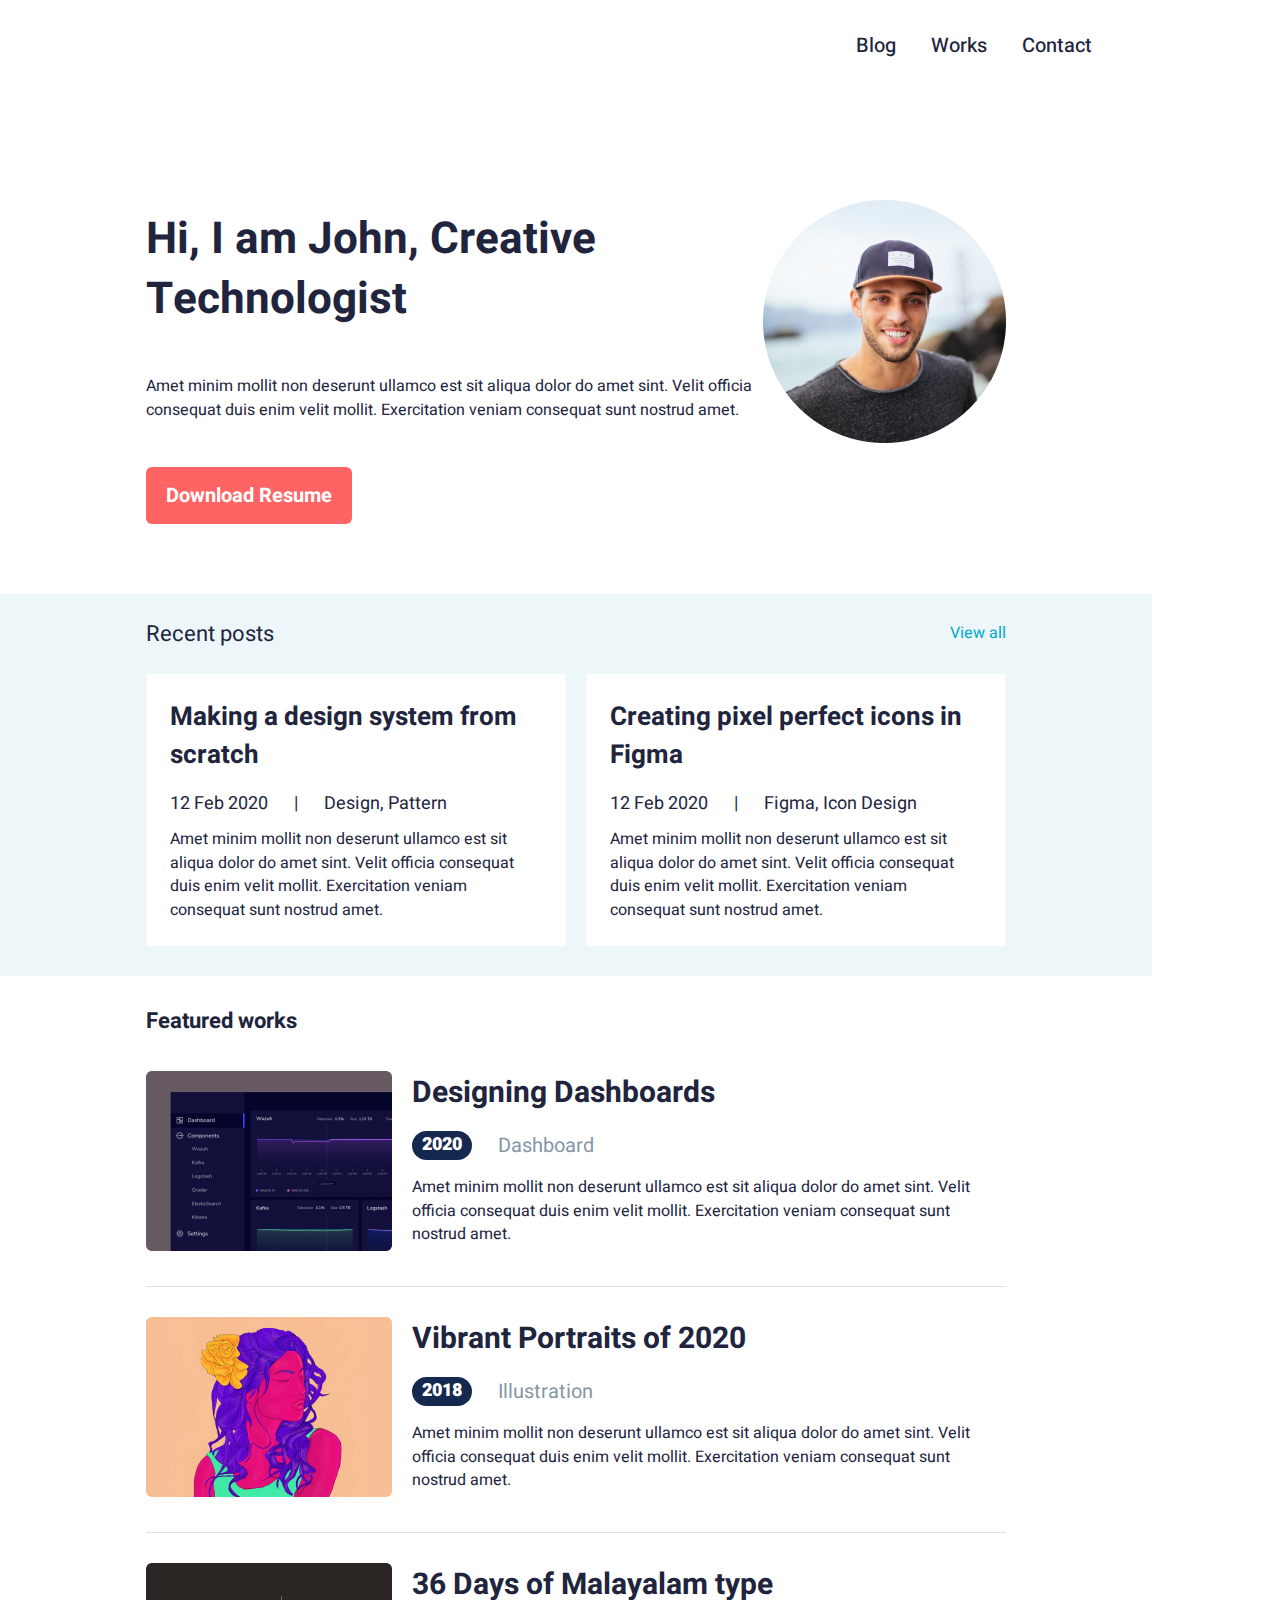
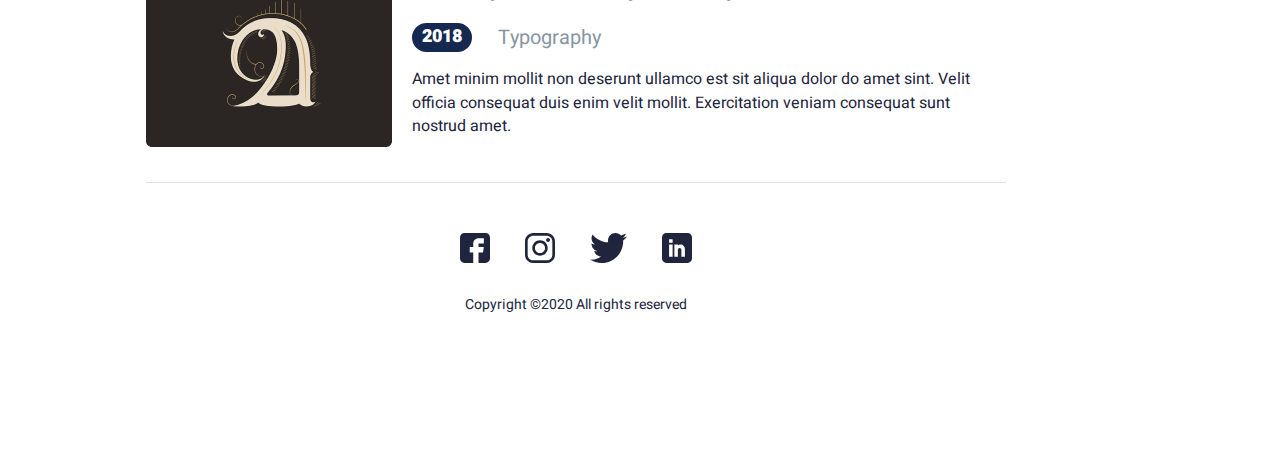
<file: index.html>
<!DOCTYPE html>
<html lang="ru">

<head>
  <meta charset="UTF-8" />
  <meta http-equiv="X-UA-Compatible" content="IE=edge" />
  <meta name="viewport" content="width=device-width" />
  <link rel="preconnect" href="https://fonts.googleapis.com" />
  <link rel="preconnect" href="https://fonts.gstatic.com" crossorigin />
  <link href="https://fonts.googleapis.com/css2?family=Heebo:wght@400;700&display=swap" rel="stylesheet" />
  <link rel="stylesheet" href="./css/style.css" />
  <title>Blog</title>
</head>

<body>
  <section class="main-wrapper">
    <header>
      <nav class="navbar">
        <ul class="navbar-list">
          <li class="navbar-list-item">
            <a href="blog.html" class="blog-link-red">Blog</a>
          </li>
          <li class="navbar-list-item">
            <a href="works.html" class="blog-link">Works</a>
          </li>
          <li class="navbar-list-item">
            <a href="index.html" class="blog-link">Contact</a>
          </li>
        </ul>
      </nav>
    </header>

    <section class="about about-size__m">
      <div class="container">
        <div class="about__content">
          <div class="about__info">
            <div class="title about__title">
              Hi, I am John, Creative Technologist
            </div>
            <div class="text about__text">
              Amet minim mollit non deserunt ullamco est sit aliqua dolor do
              amet sint. Velit officia consequat duis enim velit mollit.
              Exercitation veniam consequat sunt nostrud amet.
            </div>
            <button class="about__input double-input ">Download Resume</button>
          </div>
          <div class="about-me__img">
            <img class="about__img" src="./img/aboutimg.jpg" alt="#" />
          </div>
        </div>
      </div>
    </section>
    <section class="recent-post recent-post__background">
      <div class="container">
        <div class="recent-post__header">
          <div class="title recent-post__title">Recent posts</div>
          <a href="#" class="recent-post__link">View all</a>
        </div>
        <div class="recent-post__content">
          <div class="recent-post__block">
            <div class="title recent-post__block-title">
              Making a design system from scratch
            </div>
            <ul class="recent-post__list">
              <li class="recent-post__item">12 Feb 2020</li>
              <li class="recent-post__item">|</li>
              <li class="recent-post__item">Design, Pattern</li>
            </ul>
            <div class="text">
              Amet minim mollit non deserunt ullamco est sit aliqua dolor do
              amet sint. Velit officia consequat duis enim velit mollit.
              Exercitation veniam consequat sunt nostrud amet.
            </div>
          </div>

          <div class="recent-post__block">
            <div class="title recent-post__block-title">
              Creating pixel perfect icons in Figma
            </div>
            <ul class="recent-post__list">
              <li class="recent-post__item">12 Feb 2020</li>
              <li class="recent-post__item">|</li>
              <li class="recent-post__item">Figma, Icon Design</li>
            </ul>
            <div class="text">
              Amet minim mollit non deserunt ullamco est sit aliqua dolor do
              amet sint. Velit officia consequat duis enim velit mollit.
              Exercitation veniam consequat sunt nostrud amet.
            </div>
          </div>
        </div>
      </div>
    </section>

    <section class="featured-works">
      <div class="container">
        <div class="title featured-works__title">Featured works</div>
        <div class="post">
          <div class="post__item post__line">
            <img class="post__img" src="./img/Rectangle 30.jpg" alt="#" />
            <div class="post__info">
              <div class="title post__title">Designing Dashboards</div>
              <div class="post__meta">
                <div class="post__data">2020</div>
                <div class="post__category">Dashboard</div>
              </div>
              <div class="text">
                Amet minim mollit non deserunt ullamco est sit aliqua dolor do
                amet sint. Velit officia consequat duis enim velit mollit.
                Exercitation veniam consequat sunt nostrud amet.
              </div>
            </div>
          </div>
          <div class="post__item post__line">
            <img class="post__img" src="./img/Rectangle 32.jpg" alt="#" />
            <div class="post__info">
              <div class="title post__title">Vibrant Portraits of 2020</div>
              <div class="post__meta">
                <div class="post__data">2018</div>
                <div class="post__category">Illustration</div>
              </div>
              <div class="text">
                Amet minim mollit non deserunt ullamco est sit aliqua dolor do
                amet sint. Velit officia consequat duis enim velit mollit.
                Exercitation veniam consequat sunt nostrud amet.
              </div>
            </div>
          </div>
          <div class="post__item post__line">
            <img class="post__img" src="./img/Rectangle 34.png" alt="#" />
            <div class="post__info">
              <div class="title post__title">36 Days of Malayalam type</div>
              <div class="post__meta">
                <div class="post__data">2018</div>
                <div class="post__category">Typography</div>
              </div>
              <div class="text">
                Amet minim mollit non deserunt ullamco est sit aliqua dolor do
                amet sint. Velit officia consequat duis enim velit mollit.
                Exercitation veniam consequat sunt nostrud amet.
              </div>
            </div>
          </div>
        </div>
      </div>
    </section>
    <footer>
      <div class="wrapper">
        <div class="footer__content">
          <ul class="social__list">
            <li class="social__item">
              <a href="" class="social__link"><img src="./img/fb.svg" alt="#" class="social__img" /></a>
            </li>
            <li class="social__item">
              <a href="" class="social__link"><img src="./img/insta.svg" alt="#" class="social__img" /></a>
            </li>
            <li class="social__item">
              <a href="" class="social__link"><img src="./img/Group.svg" alt="#" class="social__img" /></a>
            </li>
            <li class="social__item">
              <a href="" class="social__link"><img src="./img/Linkedin.svg" alt="#" class="social__img" /></a>
            </li>
          </ul>
          <div class="footer__copirate">
            Copyright ©2020 All rights reserved
          </div>
        </div>
      </div>
    </footer>
  </section>


</body>

</html>
</file>
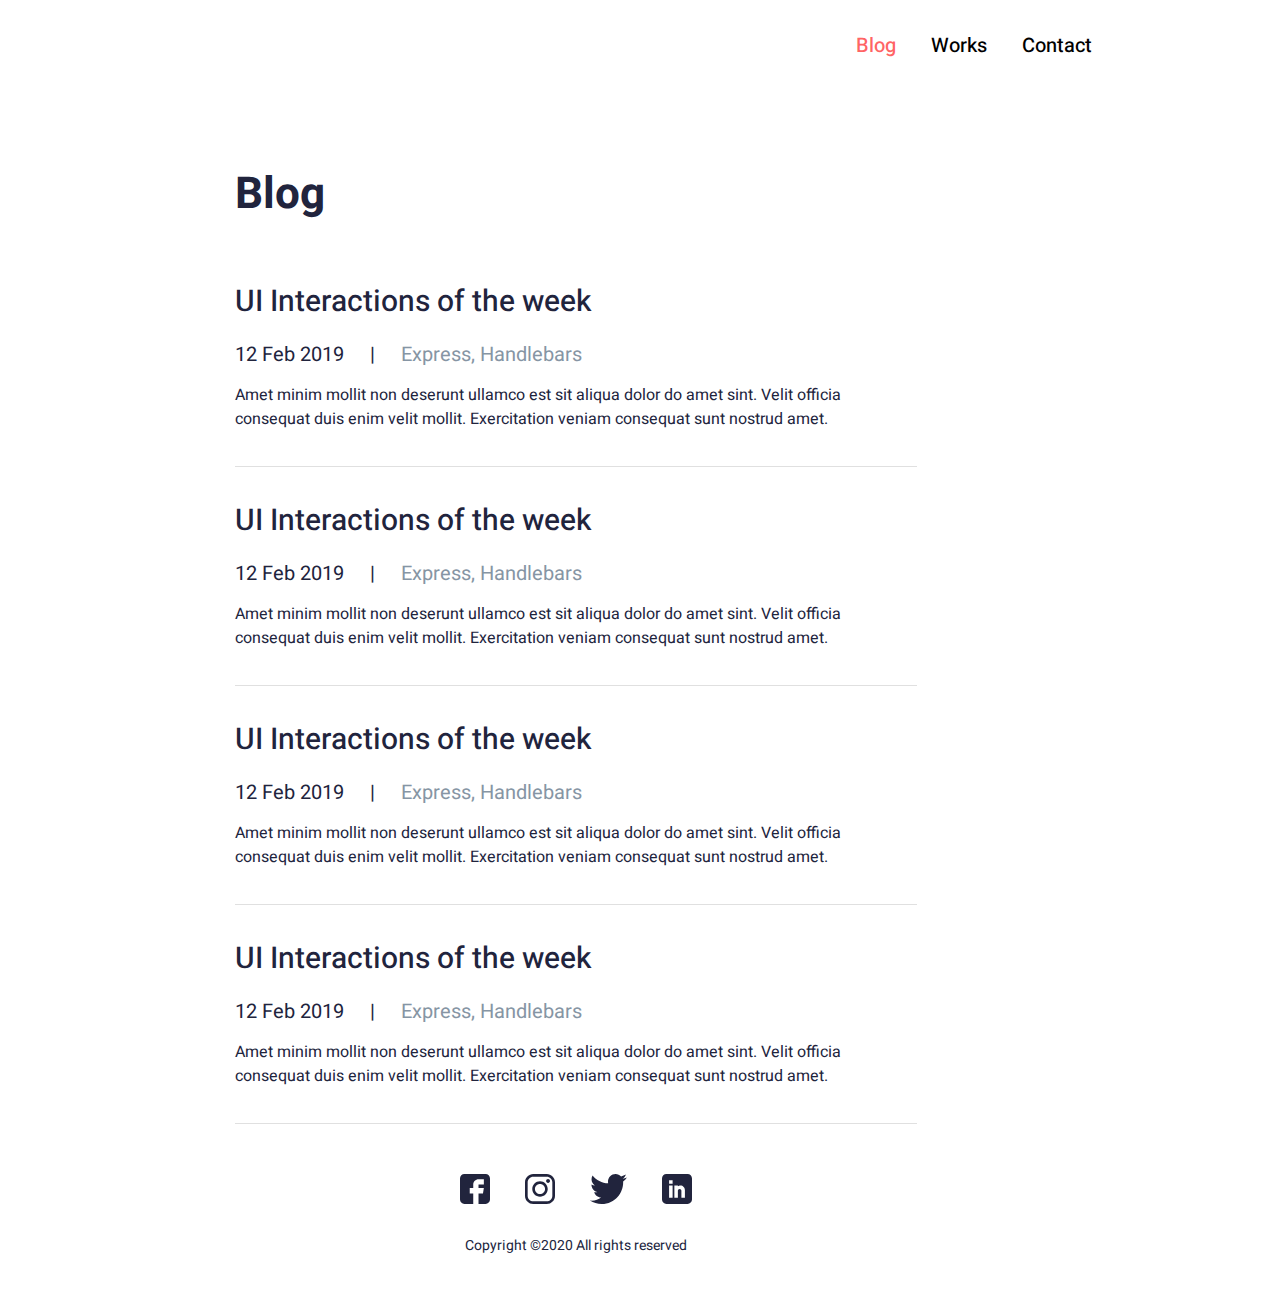
<file: blog.html>
<!DOCTYPE html>
<html lang="ru">

<head>
    <meta charset="UTF-8">
    <meta http-equiv="X-UA-Compatible" content="IE=edge">
    <meta name="viewport" content="width=device-width">
    <link rel="preconnect" href="https://fonts.googleapis.com">
    <link rel="preconnect" href="https://fonts.gstatic.com" crossorigin>
    <link href="https://fonts.googleapis.com/css2?family=Heebo:wght@400;700&display=swap" rel="stylesheet">
    <link rel="stylesheet" href="./css/blog.css">
    <title>Blog</title>
</head>

<body>
    <section class="allblog">
        <header>
            <nav class="navbar">
                <ul class="navbar-list">
                    <li class="navbar-list-item"><a href="blog.html" class="blog-link-red">Blog</a></li>
                    <li class="navbar-list-item"><a href="works.html" class="blog-link">Works</a></li>
                    <li class="navbar-list-item"><a href="index.html" class="blog-link">Contact</a></li>
                </ul>
            </nav>
        </header>
        <div class="wrapper">
            <div class="title blog__title">Blog</div>
            <div class="blog">
                <div class="blog__item blog__line">
                    <div class="blog__info">
                        <div class="title blog__block-title">UI Interactions of the week</div>
                        <ul class="blog__list">
                            <li class="blog__item blog__item-first">12 Feb 2019</li>
                            <li class="blog__item blog__item-second">|</li>
                            <li class="blog__item blog__item-last">Express, Handlebars</li>
                        </ul>
                        <div class="text">
                            Amet minim mollit non deserunt ullamco est sit aliqua dolor do amet sint. Velit officia
                            consequat duis enim velit mollit. Exercitation veniam consequat sunt nostrud amet.
                        </div>
                    </div>
                </div>
            </div>


            <div class="blog-first">
                <div class="blog__item blog__line">
                    <div class="blog__info">
                        <div class="title blog__block-title">UI Interactions of the week</div>
                        <ul class="blog__list">
                            <li class="blog__item blog__item-first">12 Feb 2019</li>
                            <li class="blog__item blog__item-second">|</li>
                            <li class="blog__item blog__item-last">Express, Handlebars</li>
                        </ul>
                        <div class="text">
                            Amet minim mollit non deserunt ullamco est sit aliqua dolor do amet sint. Velit officia
                            consequat duis enim velit mollit. Exercitation veniam consequat sunt nostrud amet.
                        </div>
                    </div>
                </div>
            </div>


            <div class="blog-second">
                <div class="blog__item blog__line">
                    <div class="blog__info">
                        <div class="title blog__block-title ">UI Interactions of the week</div>
                        <ul class="blog__list">
                            <li class="blog__item blog__item-first">12 Feb 2019</li>
                            <li class="blog__item blog__item-second">|</li>
                            <li class="blog__item blog__item-last">Express, Handlebars</li>
                        </ul>
                        <div class="text">
                            Amet minim mollit non deserunt ullamco est sit aliqua dolor do amet sint. Velit officia
                            consequat duis enim velit mollit. Exercitation veniam consequat sunt nostrud amet.
                        </div>
                    </div>
                </div>
            </div>


            <div class="blog-third">
                <div class="blog__item blog__line">
                    <div class="blog__info">
                        <div class="title blog__block-title">UI Interactions of the week</div>
                        <ul class="blog__list">
                            <li class="blog__item ">12 Feb 2019</li>
                            <li class="blog__item ">|</li>
                            <li class="blog__item blog__item-last">Express, Handlebars</li>
                        </ul>
                        <div class="text">
                            Amet minim mollit non deserunt ullamco est sit aliqua dolor do amet sint. Velit officia
                            consequat duis enim velit mollit. Exercitation veniam consequat sunt nostrud amet.
                        </div>
                    </div>
                </div>
            </div>
        </div>
        <footer class="footer">
            <div class="wrapper">
                <div class="footer__content">
                    <ul class="social__list">
                        <li class="social__item"><a href="" class="social__link"><img src="./img/fb.svg" alt="#"
                                    class="social__img"></a></li>
                        <li class="social__item"><a href="" class="social__link"><img src="./img/insta.svg" alt="#"
                                    class="social__img"></a></li>
                        <li class="social__item"><a href="" class="social__link"><img src="./img/Group.svg" alt="#"
                                    class="social__img"></a></li>
                        <li class="social__item"><a href="" class="social__link"><img src="./img/Linkedin.svg" alt="#"
                                    class="social__img"></a></li>
                    </ul>
                    <div class="footer__copirate">Copyright ©2020 All rights reserved </div>
                </div>
            </div>
        </footer>
    </section>
</body>

</html>
</file>
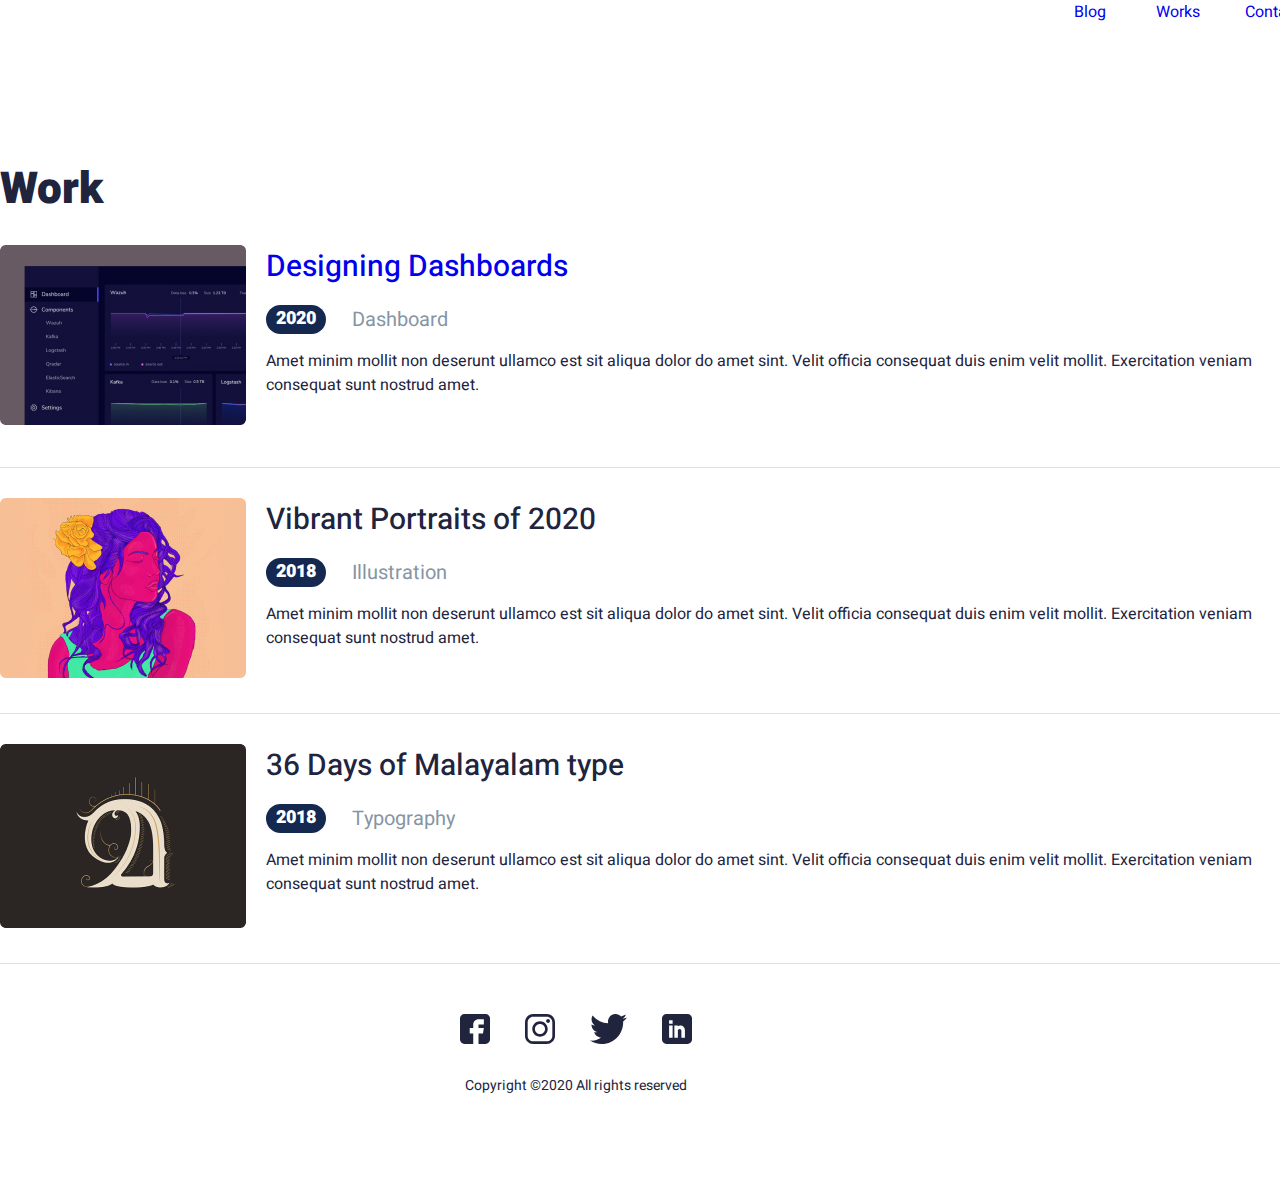
<file: work.html>
<!DOCTYPE html>
<html lang="ru">

<head>
    <meta charset="UTF-8">
    <meta http-equiv="X-UA-Compatible" content="IE=edge">
    <meta name="viewport" content="width=device-width, initial-scale=1.0">
    <link rel="stylesheet" href="./css/work.css">
    <link rel="preconnect" href="https://fonts.googleapis.com">
    <link rel="preconnect" href="https://fonts.gstatic.com" crossorigin>
    <link href="https://fonts.googleapis.com/css2?family=Heebo:wght@400;500;700;900&display=swap" rel="stylesheet">
    <title>Works</title>
</head>

<body>
    <header>
        <div class="header__container">
            <nav class="menu">
                <ul class="menu__list">
                    <li class="menu__item"><a class="menu__link" href="blog.html">Blog</li></a>
                    <li class="menu__item"><a class="menu__link" href="work.html">Works</li></a>
                    <li class="menu__item"><a class="menu__link" href="index.html">Contact</li></a>
                </ul>
            </nav>
        </div>
    </header>

    <section class="work-works">
        <div class="container">
            <div class="title work-works__title">Work</div>
            <div class="work">
                <div class="work__item work__line">
                    <a href="workdetail.html"><img class="work__img" src="./img/Rectangle 30.jpg" alt=""></a>
                    <div class="work__info">
                        <div class="title work__title"><a href="workdetail.html">Designing Dashboards</a> </div>
                        <div class="work__meta">
                            <div class="work__data">2020</div>
                            <div class="work__category">Dashboard</div>
                        </div>
                        <div class="text">Amet minim mollit non deserunt ullamco est sit aliqua dolor do amet sint.
                            Velit officia consequat duis enim velit mollit. Exercitation veniam consequat sunt nostrud
                            amet.</div>
                    </div>


                </div>
                <div class="work__item work__line">
                    <img class="work__img" src="./img/Rectangle 32.jpg" alt="">
                    <div class="work__info">
                        <div class="title work__title">Vibrant Portraits of 2020</div>
                        <div class="work__meta">
                            <div class="work__data">2018</div>
                            <div class="work__category">Illustration</div>
                        </div>
                        <div class="text">Amet minim mollit non deserunt ullamco est sit aliqua dolor do amet sint.
                            Velit officia consequat duis enim velit mollit. Exercitation veniam consequat sunt nostrud
                            amet. </div>
                    </div>

                </div>


                <div class="work__item work__line">
                    <img class="work__img" src="./img/Rectangle 34.png" alt="">
                    <div class="work__info">
                        <div class="title work__title">36 Days of Malayalam type</div>
                        <div class="work__meta">
                            <div class="work__data">2018</div>
                            <div class="work__category">Typography</div>
                        </div>
                        <div class="text">Amet minim mollit non deserunt ullamco est sit aliqua dolor do amet sint.
                            Velit officia consequat duis enim velit mollit. Exercitation veniam consequat sunt nostrud
                            amet.
                        </div>
                    </div>

                </div>

                <div class="work__item work__line">
                    <img class="work__img" src="./img/Rectangle 40.jpg" alt="">
                    <div class="work__info">
                        <div class="title work__title">36 Days of Malayalam type</div>
                        <div class="work__meta">
                            <div class="work__data">2018</div>
                            <div class="work__category">Components, Design</div>
                        </div>
                        <div class="text">Amet minim mollit non deserunt ullamco est sit aliqua dolor do amet sint.
                            Velit officia consequat duis enim velit mollit. Exercitation veniam consequat sunt nostrud
                            amet.
                        </div>
                    </div>

                </div>
            </div>
        </div>
    </section>


    <footer class="footer">
        <div class="container">
            <div class="footer__content">
                <ul class="social__list">
                    <li class="social__item"><a href="" class="social__link"><img src="./img/fb.svg" alt=""
                                class="social__img"></a></li>
                    <li class="social__item"><a href="" class="social__link"><img src="./img/insta.svg" alt=""
                                class="social__img"></a></li>
                    <li class="social__item"><a href="" class="social__link"><img src="./img/Group.svg" alt=""
                                class="social__img"></a></li>
                    <li class="social__item"><a href="" class="social__link"><img src="./img/Linkedin.svg" alt=""
                                class="social__img"></a></li>
                </ul>
                <div class="footer__copirate">Copyright ©2020 All rights reserved </div>
            </div>

        </div>
    </footer>
</body>

</html>
</file>
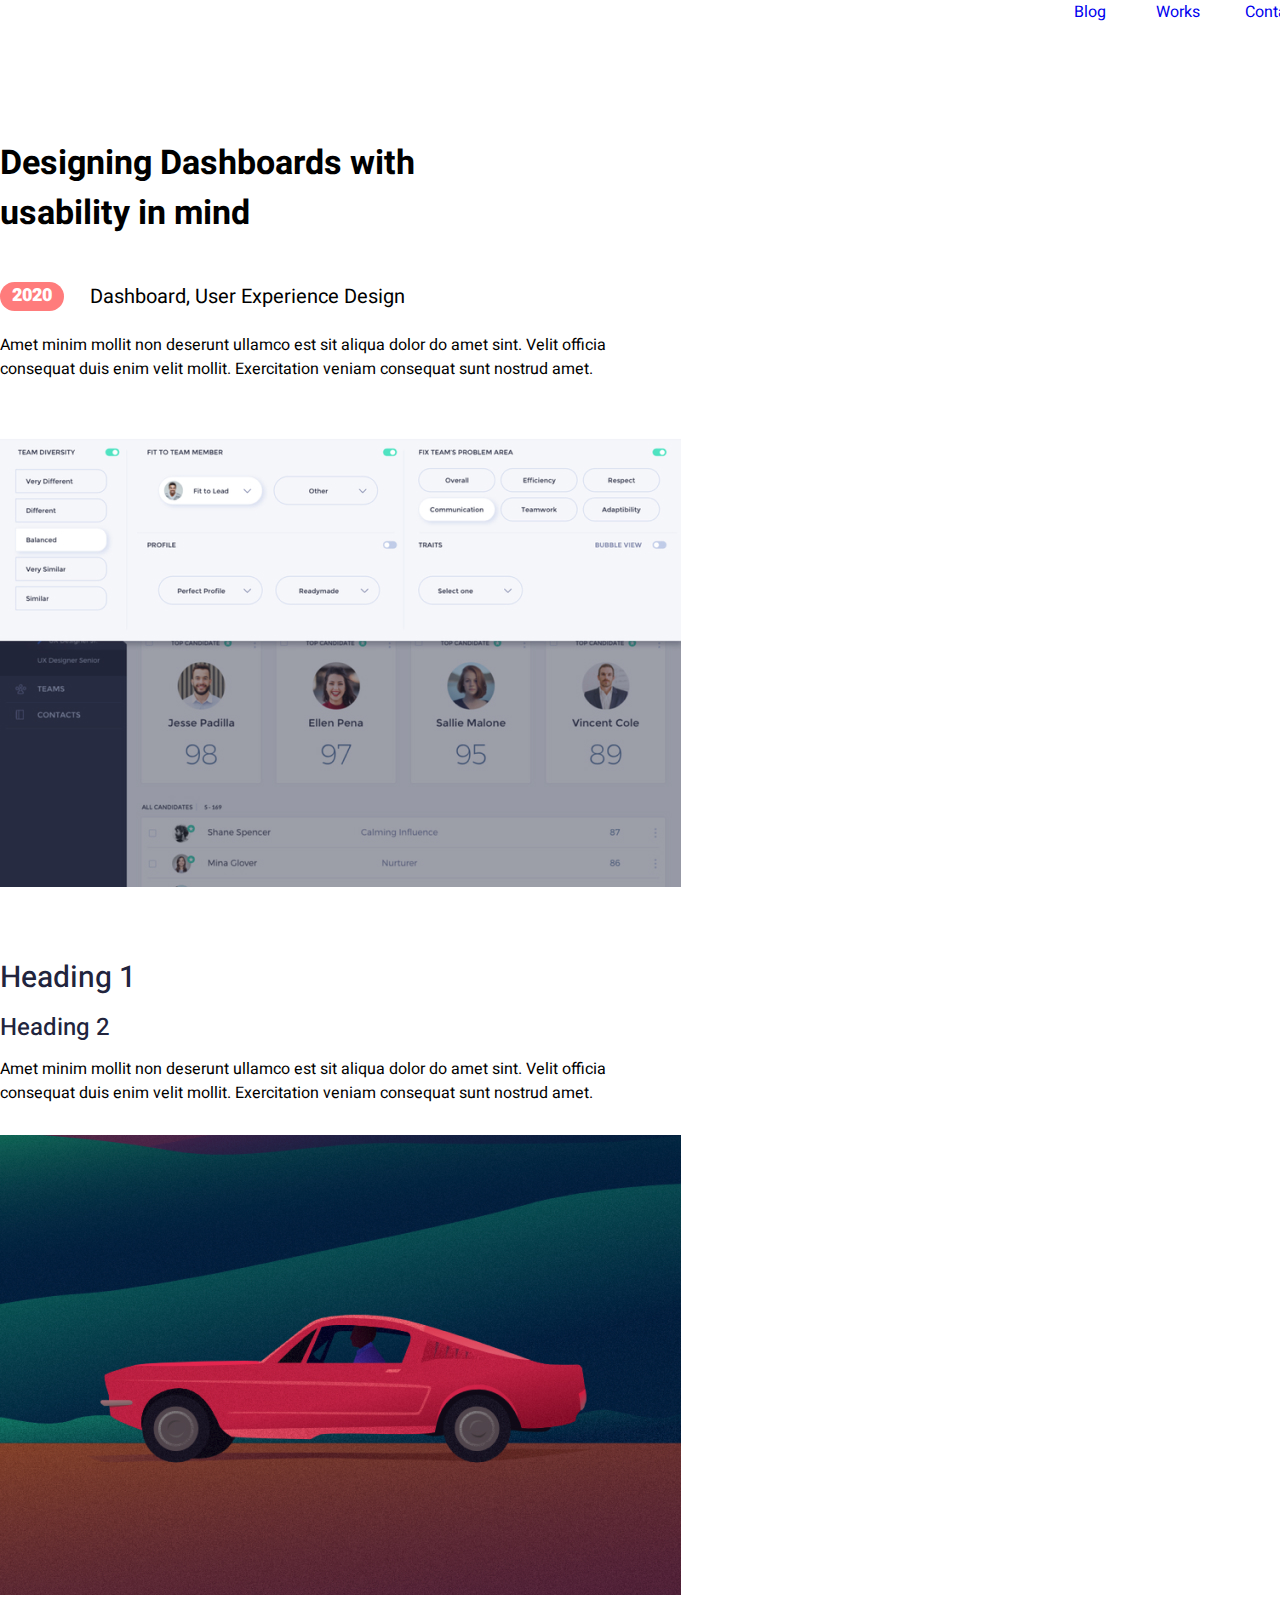
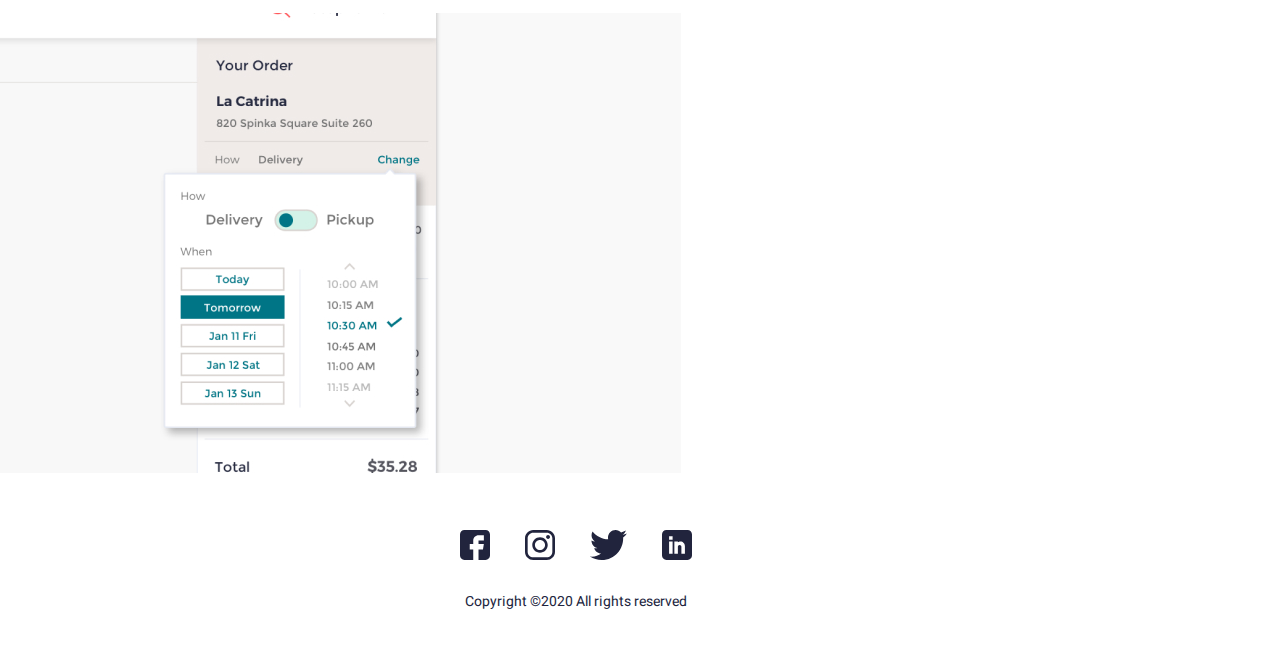
<file: workdetail.html>
<!DOCTYPE html>
<html lang="ru">

<head>
    <meta charset="UTF-8">
    <meta http-equiv="X-UA-Compatible" content="IE=edge">
    <meta name="viewport" content="width=device-width, initial-scale=1.0">
    <link rel="stylesheet" href="./css/workdetail.css">
    <link rel="preconnect" href="https://fonts.googleapis.com">
    <link rel="preconnect" href="https://fonts.gstatic.com" crossorigin>
    <link href="https://fonts.googleapis.com/css2?family=Heebo:wght@400;500;700;900&display=swap" rel="stylesheet">
    <title>Work Detail</title>
</head>

<body>
    <header>
        <div class="header__container">
            <nav class="menu">
                <ul class="menu__list">
                    <li class="menu__item"><a class="menu__link" href="blog.html">Blog</li></a>
                    <li class="menu__item"><a class="menu__link" href="work.html">Works</li></a>
                    <li class="menu__item"><a class="menu__link" href="index.html">Contact</li></a>
                </ul>
            </nav>
        </div>
    </header>

    <section class="work-detail">
        <div class="container">
            <div class="title work-detail__title">Designing Dashboards with usability in mind</div>
            <div class="work-detail">
                <div class="work-detail__item ">

                    <div class="work-detail__info">
                        <div class="work-detail__meta">
                            <div class="work-detail__data">2020</div>
                            <div class="work-detail__category">Dashboard, User Experience Design</div>
                        </div>
                        <div class="text">Amet minim mollit non deserunt ullamco est sit aliqua dolor do amet sint.
                            Velit officia consequat duis enim velit mollit. Exercitation veniam consequat sunt nostrud
                            amet.</div>
                        <img class="work-detail__img" src="./img/Rectangle 4.jpg" alt="">
                    </div>

                </div>
            </div>
        </div>
    </section>


    <section class="heading">
        <div class="container">
            <div class="title heading__title">Heading 1</div>
            <div class="title heading__title-second">Heading 2</div>
            <div class="text heading__text">Amet minim mollit non deserunt ullamco est sit aliqua dolor do amet sint.
                Velit officia consequat duis enim velit mollit. Exercitation veniam consequat sunt nostrud
                amet.
                <img class="heading-two__img" src="./img/Rectangle 5.jpg" alt="">
                <img class="heading-three__img" src="./img/Rectangle 6.jpg" alt="">
            </div>
        </div>
    </section>

    <footer class="footer">
        <div class="container">
            <div class="footer__content">
                <ul class="social__list">
                    <li class="social__item"><a href="" class="social__link"><img src="./img/fb.svg" alt=""
                                class="social__img"></a></li>
                    <li class="social__item"><a href="" class="social__link"><img src="./img/insta.svg" alt=""
                                class="social__img"></a></li>
                    <li class="social__item"><a href="" class="social__link"><img src="./img/Group.svg" alt=""
                                class="social__img"></a></li>
                    <li class="social__item"><a href="" class="social__link"><img src="./img/Linkedin.svg" alt=""
                                class="social__img"></a></li>
                </ul>
                <div class="footer__copirate">Copyright ©2020 All rights reserved </div>
            </div>

        </div>
    </footer>
</body>

</html>
</file>
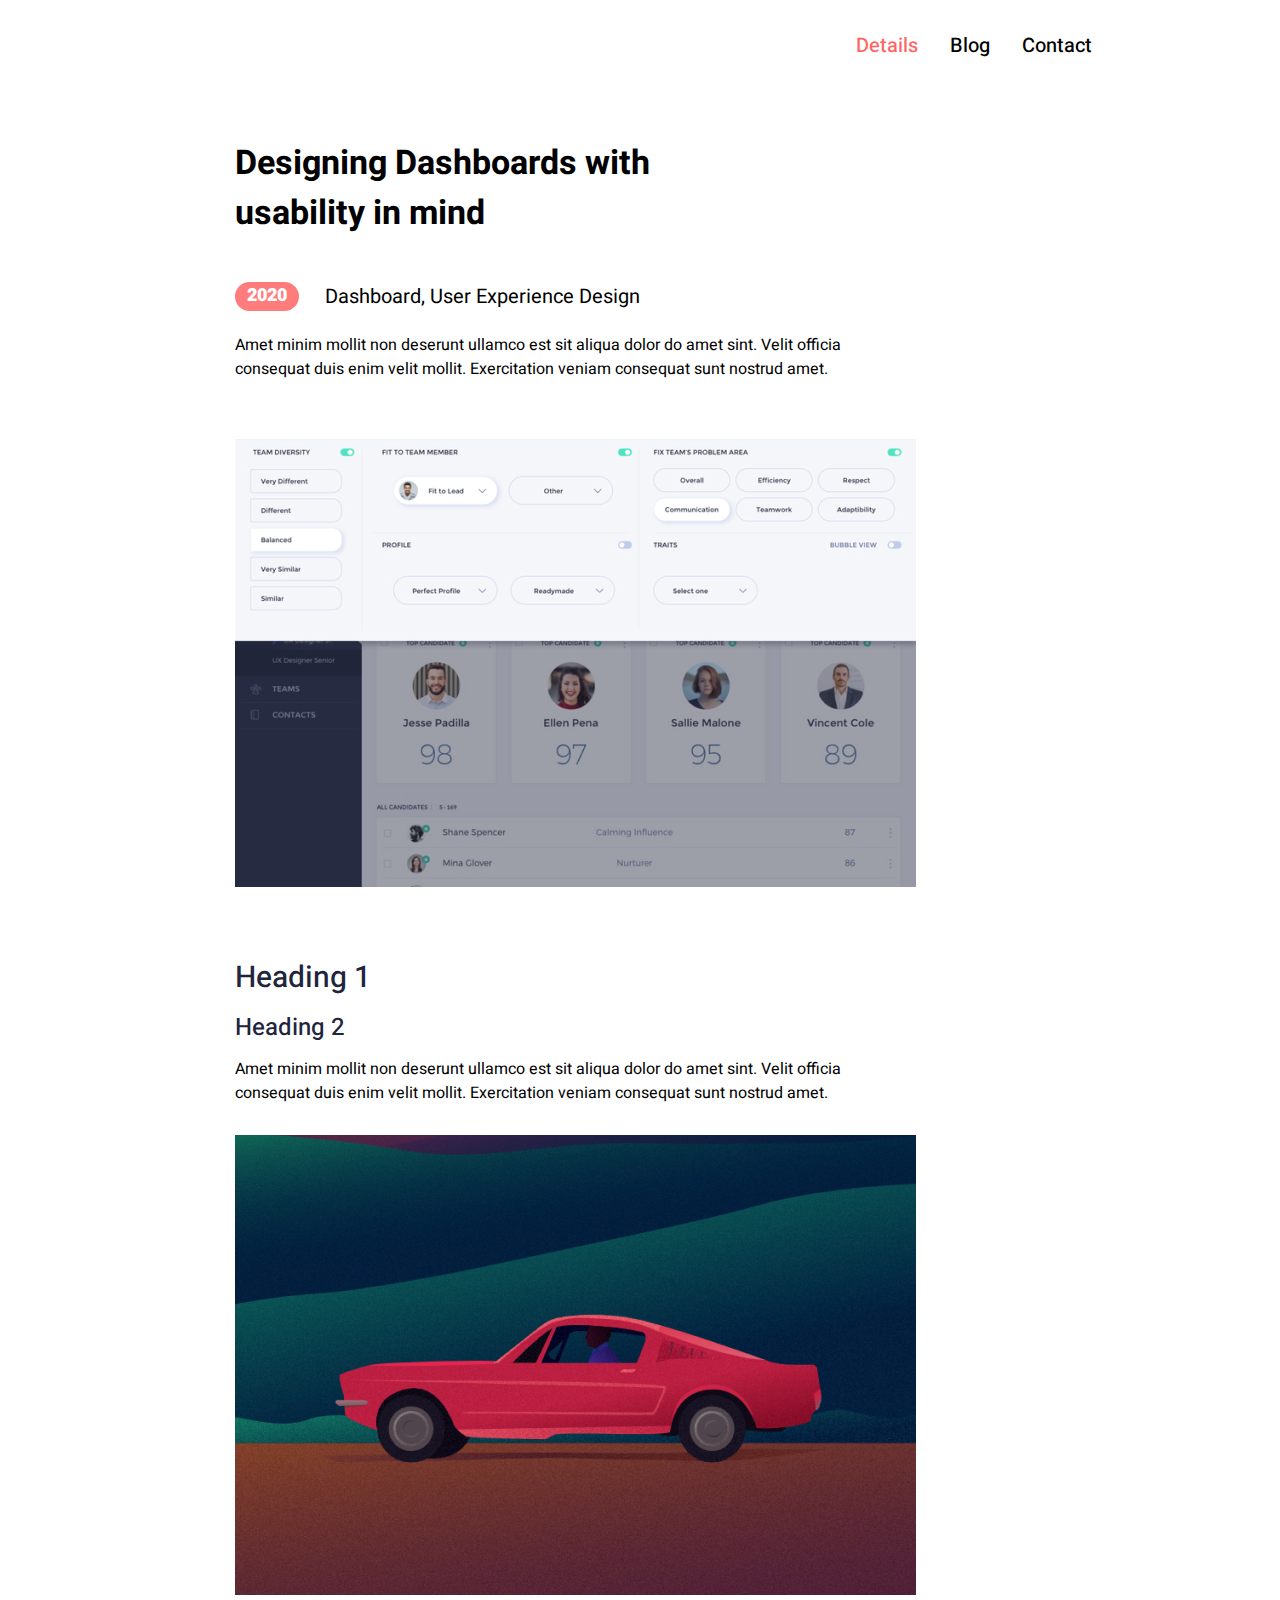
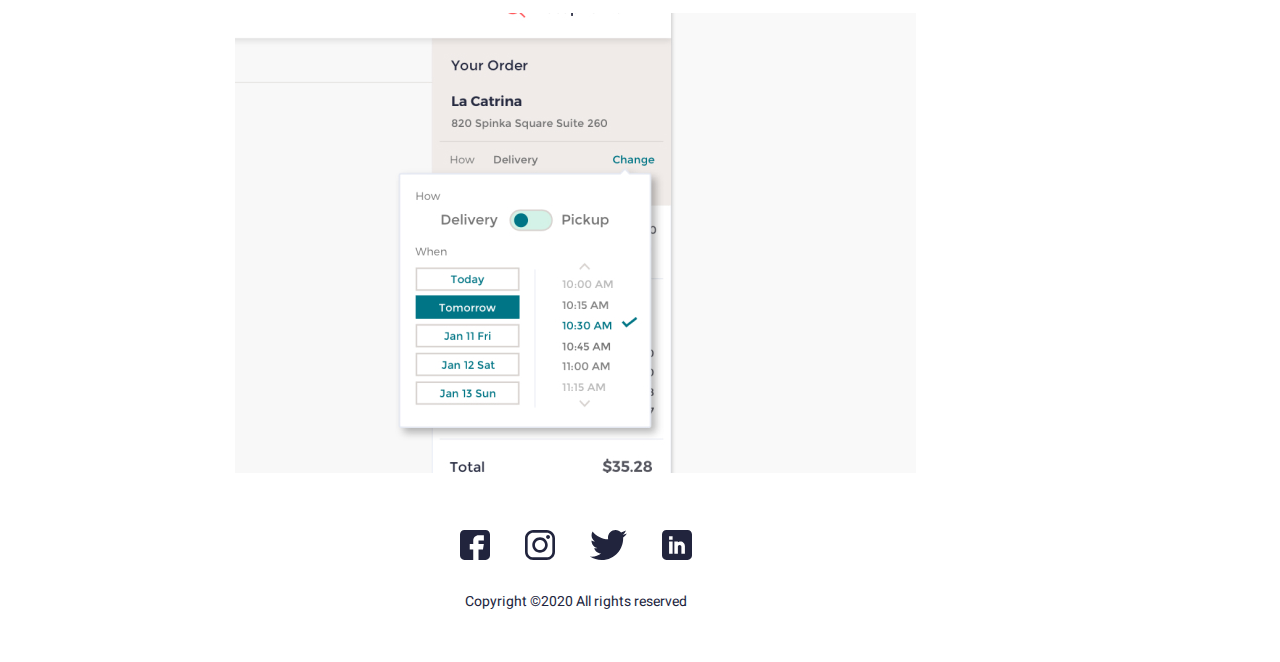
<file: workdetails.html>
<!DOCTYPE html>
<html lang="ru">

<head>
    <meta charset="UTF-8">
    <meta http-equiv="X-UA-Compatible" content="IE=edge">
    <meta name="viewport" content="width=device-width">
    <link rel="preconnect" href="https://fonts.googleapis.com">
    <link rel="preconnect" href="https://fonts.gstatic.com" crossorigin>
    <link href="https://fonts.googleapis.com/css2?family=Heebo:wght@400;700&display=swap" rel="stylesheet">
    <link rel="stylesheet" href="./css/workdetail.css">
    <title>Workdetails</title>
</head>

<body>


    <section class="all-details">
        <header>
            <nav class="navbar">
                <ul class="navbar-list">
                    <li class="navbar-list-item"><a href="works.html" class="blog-link-red">Details</a></li>
                    <li class="navbar-list-item"><a href="blog.html" class="blog-link">Blog</a></li>
                    <li class="navbar-list-item"><a href="index.html" class="blog-link">Contact</a></li>
                </ul>
            </nav>
        </header>
    </section>
    <section class="work-detail">
        <div class="wrapper">
            <div class="title work-detail__title">Designing Dashboards with usability in mind</div>
            <div class="work-detail">
                <div class="work-detail__item ">
                    <div class="work-detail__info">
                        <div class="work-detail__meta">
                            <div class="work-detail__data">2020</div>
                            <div class="work-detail__category">Dashboard, User Experience Design</div>
                        </div>
                        <div class="text">Amet minim mollit non deserunt ullamco est sit aliqua dolor do amet sint.
                            Velit officia consequat duis enim velit mollit. Exercitation veniam consequat sunt nostrud
                            amet.</div>
                        <img class="work-detail__img" src="./img/Rectangle 4.jpg" alt="#">
                    </div>

                </div>
            </div>
        </div>
    </section>


    <section class="heading">
        <div class="wrapper">
            <div class="title heading__title">Heading 1</div>
            <div class="title heading__title-second">Heading 2</div>
            <div class="text heading__text">Amet minim mollit non deserunt ullamco est sit aliqua dolor do amet sint.
                Velit officia consequat duis enim velit mollit. Exercitation veniam consequat sunt nostrud
                amet.
                <img class="heading-two__img" src="./img/Rectangle 5.jpg" alt="#">
                <img class="heading-three__img" src="./img/Rectangle 6.jpg" alt="#">
            </div>
        </div>
    </section>
    <footer>
        <div class="wrapper">
            <div class="footer__content">
                <ul class="social__list">
                    <li class="social__item"><a href="" class="social__link"><img src="./img/fb.svg" alt="#"
                                class="social__img"></a></li>
                    <li class="social__item"><a href="" class="social__link"><img src="./img/insta.svg" alt="#"
                                class="social__img"></a></li>
                    <li class="social__item"><a href="" class="social__link"><img src="./img/Group.svg" alt="#"
                                class="social__img"></a></li>
                    <li class="social__item"><a href="" class="social__link"><img src="./img/Linkedin.svg" alt="#"
                                class="social__img"></a></li>
                </ul>
                <div class="footer__copirate">Copyright ©2020 All rights reserved </div>
            </div>
        </div>
    </footer>

</html>
</file>
<file: css/style.css>
*,
*::after,
*::before {
  box-sizing: border-box;
  margin: 0;
  padding: 0;
}
body {
  font-family: "Heebo", sans-serif;
  color: #e5e5e5;
}
input {
  all: unset;
}
a {
  text-decoration: none;
  color: #21243d;
}
.main-wrapper {
  width: 1152px;
}
.container {
  margin: 0 146px;
}
button {
  border: none;
  margin: 0;
  padding: 0;
  width: auto;
  overflow: visible;

  background: transparent;

  color: inherit;
  font: inherit;
  line-height: normal;

  -webkit-font-smoothing: inherit;
  -moz-osx-font-smoothing: inherit;
  -webkit-appearance: none;
}

header {
  width: 100%;
  height: 60px;
  display: flex;
  justify-content: flex-end;
}
.navbar {
  padding-right: 60px;
  display: flex;
  align-items: flex-end;
}
.navbar-list {
  display: flex;
  width: 236px;
  height: 30px;
  justify-content: space-between;
  align-items: flex-end;
}
.navbar-list-item {
  list-style: none;
  display: inline;
  font-family: Heebo;
  font-weight: 500;
  font-size: 20px;
}
.menu__list {
  display: flex;
  list-style: none;
}
.menu__item + .menu__item {
  margin-left: 20px;
  margin-right: -20px;
}
.menu__item:nth-child(2) {
  margin-left: 50px;
}
.menu__item:last-child {
  margin-left: 65px;
}
.about-size__m {
  margin-top: 140px;
  margin-bottom: 70px;
}
.about__content {
  display: flex;
  justify-content: space-between;
}
.title {
  font-weight: 700;
  font-size: 44px;
  line-height: 60px;
  color: #21243d;
}
.about__title {
  margin-top: 10px;
}
.text {
  font-weight: 400;
  font-size: 16px;
  line-height: 23.5px;
  color: #21243d;
}
.about__text {
  margin: 45px 0;
}
.about__input {
  border-radius: 6px;
  font-weight: 700;
  font-size: 20px;
  line-height: 29px;
  padding: 14px 20px;
  background: #ff6464;
  color: #fff;
}

.recent-post__background {
  background-color: #edf7fa;
}

.recent-post__header {
  padding: 10px 0;
  display: flex;
  justify-content: space-between;
  align-items: center;
}
.recent-post__content {
  display: flex;
  justify-content: space-between;
  padding-bottom: 30px;
}
.recent-post__title {
  font-weight: 400;
  font-size: 22px;
  align-self: flex-start;
}
.recent-post__link {
  display: block;
  font-size: 16px;
  line-height: 23.5px;
  color: #00a8cc;
}
.recent-post__block {
  background-color: #fff;
  padding: 24px;
  width: 60%;
}
.recent-post__block + .recent-post__block {
  margin-left: 20px;
}
.recent-post__block-title {
  font-size: 26px;
  line-height: 38px;
}
.recent-post__list {
  margin-top: 17px;
  margin-bottom: 11px;
  display: flex;
  list-style: none;
  font-size: 18px;
  line-height: 26px;
  color: #21243d;
}
.recent-post__item + .recent-post__item {
  margin-left: 26px;
}
.featured-works__title {
  font-size: 22px;
  padding-top: 15px;
  padding-bottom: 20px;
}
.post__item {
  display: flex;
}
.post__item + .post__item {
  margin-top: 30px;
}
.post__info {
  margin-left: 20px;
}
.post__title {
  font-size: 30px;
  line-height: 44px;
}
.post__meta {
  display: flex;
  margin: 16px 0;
}
.post__data {
  font-weight: 900;
  font-size: 18px;
  border-radius: 16px;
  color: #fff;
  background: #142850;
  padding: 0 10px;
  vertical-align: center;
}
.post__category {
  margin-left: 26px;
  font-size: 20px;

  color: #8695a4;
}

.post__line {
  border-bottom: 1px solid #e0e0e0;
  padding-bottom: 35px;
}
.footer__content {
  display: flex;
  flex-direction: column;
  align-items: center;
  padding: 150px 0;
}
.social__list {
  display: flex;
  list-style: none;
}
.social__item + .social__item {
  margin-left: 35px;
}
footer {
  width: 1152px;
  height: 182px;
  display: flex;
  align-items: center;
  justify-content: center;
}
.footer__content {
  display: flex;
  flex-direction: column;
  align-items: center;
}
.social__list {
  display: flex;
  list-style: none;
}
.social__item + .social__item {
  margin-left: 35px;
}
.footer__copirate {
  margin-top: 25px;
  font-size: 14px;
  line-height: 20px;
  color: #21243d;
}

@media  (max-width: 376px), (max-width: 396px), (max-width: 414px) {
  .about__img {
    order: 1;
  }
  .about__info {
    order: 2;
  }
  .about__content {
    flex-direction: column;
    align-items: center;
  }
  .main-wrapper {
    width: 100%;
  }
  .container {
    margin: 0 18px;
  }
  .about__info {
    text-align: center;
  }
  .recent-post__content {
    flex-direction: column;
  }
  .recent-post__block {
    padding: 19px;
    width: 100%;
    margin-left: 0px;
  }
  .recent-post__block + .recent-post__block {
    margin-left: 0;
    margin-top: 17px;
  }
  .post__item {
    flex-direction: column;
  }
  .post__info {
    margin: 0;
  }
  header {
    height: 80px;
    justify-content: center;
  }
  .navbar {
    padding-right: 0;
  }
  .wrapper {
    margin: 0 18px;
  }
  .allblog {
    width: 375px;
  }
  footer {
    width: 375px;
  }
  .footer__content {
    padding: 0;
  }
  .text {
    width: 339px;
  }
  .blog__line {
    min-width: 339px;
  }
  .blog__item + .blog__item {
    margin-left: 15px;
  }

  .recent-post__item + .recent-post__item {
    margin-left: 20px;
  }
  .post__item:nth-child(2),
  .post__item:nth-child(3) {
    display: none;
  }
  .about__text {
    width: 336px;
    margin-left: 1.5px;
  }
}
</file>
<file: css/blog.css>
* {
    padding: 0;
    margin: 0;
    list-style: none;
}
button {
    border: none;
    margin: 0;
    padding: 0;
    width: auto;
    overflow: visible;
    background: transparent;
    color: inherit;
    font: inherit;
    line-height: normal;
    -webkit-font-smoothing: inherit;
    -moz-osx-font-smoothing: inherit;
    -webkit-appearance: none;
}
a {
    text-decoration: none;
}
body {
    font-family: "Heebo", sans-serif;
}
.allblog {
    width: 1152px;
}
.blog-link {
    color: #000;
}
.blog-link-red {
    color: #ff6464;
}
.wrapper {
    margin: 0 235px;
}
header {
    width: 100%;
    height: 60px;
    display: flex;
    justify-content: flex-end;
}
.navbar {
    padding-right: 60px;
    display: flex;
    align-items: flex-end;
}
.navbar-list {
    display: flex;
    width: 236px;
    height: 30px;
    justify-content: space-between;
    align-items: flex-end;
}
.navbar-list-item {
    list-style: none;
    display: inline;
    font-family: Heebo;
    font-weight: 500;
    font-size: 20px;
}
.menu__list {
    display: flex;
    list-style: none;
}
.menu__item + .menu__item {
    margin-left: 20px;
    margin-right: -20px;
}
.menu__item:nth-child(2) {
    margin-left: 50px;
}
.menu__item:last-child {
    margin-left: 65px;
}
.text {
    width: 682px;
    font-weight: 400;
    font-size: 16px;
    line-height: 23.5px;
    color: #21243d;
}
.title {
    font-weight: 500;
    font-size: 3px;
    line-height: 44px;
    color: #21243d;
}
.blog__title {
    font-weight: 700;
    font-size: 44px;
    line-height: 60px;
    align-self: flex-start;
    margin-top: 105px;
}
.blog__block-title {
    font-size: 30px;
    line-height: 44px;
    font-weight: 500;
    margin-top: 55px;
    color: #21243d;
}
.blog-first,
.blog-second,
.blog-third {
    margin-top: -23px;
}
.blog__list {
    margin-top: 16px;
    margin-bottom: 15px;
    display: flex;
    list-style: none;
    font-size: 20px;
    line-height: 29px;
    align-self: center;
    color: #21243d;
}
.blog__item-first {
    font-size: 20px;
    font-weight: 400;
    color: #21243d;
    line-height: 29px;
}
.blog__item-last {
    font-size: 20px;
    font-weight: 400;
    color: #8695a4;
    line-height: 29px;
}
.blog__item + .blog__item {
    margin-left: 26px;
}
.blog__line {
    min-width: 682px;
    border-bottom: 1px solid #e0e0e0;
    padding-bottom: 35px;
}

footer {
    width: 1152px;
    height: 182px;
    display: flex;
    align-items: center;
    justify-content: center;
}
.footer__content {
    display: flex;
    flex-direction: column;
    align-items: center;
}
.social__list {
    display: flex;
    list-style: none;
}
.social__item + .social__item {
    margin-left: 35px;
}
.footer__copirate {
    margin-top: 25px;
    font-size: 14px;
    line-height: 20px;
    color: #21243d;
}
@media (max-width: 376px) {
    header {
        height: 80px;
        justify-content: center;
    }
    .navbar {
        padding-right: 0;
    }
    .wrapper {
        margin: 0 18px;
    }
    .allblog {
        width: 375px;
    }
    footer {
        width: 375px;
    }
    .text {
        width: 339px;
    }
    .blog__line {
        min-width: 339px;
    }
    .blog__item + .blog__item {
        margin-left: 15px;
    }
}
</file>
<file: css/work.css>
* {
    padding: 0;
    margin: 0;
    list-style: none;
}
button {
    border: none;
    margin: 0;
    padding: 0;
    width: auto;
    overflow: visible;
    background: transparent;
    color: inherit;
    font: inherit;
    line-height: normal;
    -webkit-font-smoothing: inherit;
    -moz-osx-font-smoothing: inherit;
    -webkit-appearance: none;
}
a {
    text-decoration: none;
}
body {
    font-family: "Heebo", sans-serif;
}
.blog-link {
    color: #000;
}
.blog-link-red {
    color: #ff6464;
}
.wrapper {
    margin: 0 235px;
}
header {
    width: 100%;
    height: 60px;
    display: flex;
    justify-content: flex-end;
}
.navbar {
    padding-right: 60px;
    display: flex;
    align-items: flex-end;
}
.navbar-list {
    display: flex;
    width: 236px;
    height: 30px;
    justify-content: space-between;
    align-items: flex-end;
}
.navbar-list-item {
    list-style: none;
    display: inline;
    font-family: Heebo;
    font-weight: 500;
    font-size: 20px;
}
.all-works {
    width: 1152px;
}
.menu__list {
    display: flex;
    list-style: none;
}
.menu__item + .menu__item {
    margin-left: 20px;
    margin-right: -20px;
}
.menu__item:nth-child(2) {
    margin-left: 50px;
}
.menu__item:last-child {
    margin-left: 65px;
}

.text {
    font-weight: 400;
    font-size: 16px;
    line-height: 23.5px;
    color: #21243d;
}
.title-link {
    color: black;
}
.title {
    font-weight: 500;
    font-size: 44px;
    line-height: 60px;
    color: #21243d;
}
.work-works__title {
    font-size: 44px;
    padding-top: 100px;
    padding-bottom: 25px;
    line-height: 60px;
    font-weight: 900;
}
.work__item {
    display: flex;
}
.work__item + .work__item {
    margin-top: 30px;
}
.work__item:last-child,
.work__line:last-child {
    display: none;
}
.work__info {
    margin-left: 20px;
}
.work__title {
    font-size: 30px;
    line-height: 44px;
}
.work__meta {
    display: flex;
    margin: 16px 0;
}
.work__data {
    font-weight: 900;
    font-size: 18px;

    border-radius: 16px;
    color: #fff;
    background: #142850;
    padding: 0 10px;
    vertical-align: center;
}
.work__category {
    margin-left: 26px;
    font-size: 20px;
    color: #8695a4;
}
.work__line {
    border-bottom: 1px solid #e0e0e0;
    padding-bottom: 35px;
}
.footer__content {
    display: flex;
    flex-direction: column;
    align-items: center;
    padding: 100px 0;
}
.social__list {
    display: flex;
    list-style: none;
}
.social__item + .social__item {
    margin-left: 35px;
}
footer {
    width: 1152px;
    height: 182px;
    display: flex;
    align-items: center;
    justify-content: center;
}
.footer__content {
    display: flex;
    flex-direction: column;
    align-items: center;
}
.social__list {
    display: flex;
    list-style: none;
}
.social__item + .social__item {
    margin-left: 35px;
}
.footer__copirate {
    margin-top: 25px;
    font-size: 14px;
    line-height: 20px;
    color: #21243d;
}
@media (max-width: 376px), (max-width: 396px) {
    header {
        height: 80px;
        justify-content: center;
    }
    .navbar {
        padding-right: 0;
    }
    .wrapper {
        margin: 0 18px;
    }
    .allblog {
        width: 375px;
    }
    footer {
        width: 375px;
    }
    .text {
        width: 339px;
    }
    .all-works {
        width: 375px;
    }
    .work__item {
        align-items: center;
        flex-direction: column;
    }
    .footer__content {
        padding: 0;
    }
    .work__img {
        width: 339px;
        height: 230px;
    }
    .work__item:nth-child(2),
    .work__item:nth-child(3),
    .work__item:nth-child(4) {
        display: none;
    }
    .work__info {
        margin: 0;
    }
    .work__line {
        padding-bottom: 17px;
    }
    .work__item:last-child,
    .work__line:last-child {
        display: block;
    }
}
</file>
<file: css/workdetail.css>
* {
    padding: 0;
    margin: 0;
    list-style: none;
}
button {
    border: none;
    margin: 0;
    padding: 0;
    width: auto;
    overflow: visible;
    background: transparent;
    color: inherit;
    font: inherit;
    line-height: normal;
    -webkit-font-smoothing: inherit;
    -moz-osx-font-smoothing: inherit;
    -webkit-appearance: none;
}
a {
    text-decoration: none;
}
body {
    font-family: "Heebo", sans-serif;
}
.blog-link {
    color: #000;
}
.blog-link-red {
    color: #ff6464;
}
.wrapper {
    margin: 0 235px;
}
header {
    width: 100%;
    height: 60px;
    display: flex;
    justify-content: flex-end;
}
.navbar {
    padding-right: 60px;
    display: flex;
    align-items: flex-end;
}
.navbar-list {
    display: flex;
    width: 236px;
    height: 30px;
    justify-content: space-between;
    align-items: flex-end;
}
.navbar-list-item {
    list-style: none;
    display: inline;
    font-family: Heebo;
    font-weight: 500;
    font-size: 20px;
}
.all-details {
    width: 1152px;
}
.menu__list {
    display: flex;
    list-style: none;
}
.menu__item + .menu__item {
    margin-left: 20px;
    margin-right: -20px;
}
.menu__item:nth-child(2) {
    margin-left: 50px;
}
.menu__item:last-child {
    margin-left: 65px;
}
.text {
    width: 682px;
    font-weight: 400;
    font-size: 16px;
    line-height: 23.5px;
    color: #000;
}
.title {
    font-weight: 500;
    font-size: 44px;
    line-height: 60px;
    color: #000;
}

.work-detail__title {
    font-size: 34px;
    padding-top: 78px;
    padding-bottom: 30px;
    line-height: 50px;
    font-weight: 700;
    color: #000;
    width: 506px;
}
.work-detail__item {
    display: flex;
}

.work-detail__meta {
    display: flex;
    margin-top: 14px;
    margin-bottom: 23px;
}
.work-detail__data {
    font-weight: 900;
    font-size: 18px;

    border-radius: 16px;
    color: #fff;
    background: #ff7c7c;
    padding: 0 12px;
    vertical-align: center;
}
.work-detail__category {
    margin-left: 26px;
    font-size: 20px;

    color: #000;
}
.work-detail__img {
    margin-top: 46px;
}

.heading__title {
    font-size: 30px;
    line-height: 60px;
    font-weight: 500;
    color: #21243d;
    margin-top: 54px;
}
.heading__title-second {
    font-size: 24px;
    line-height: 60px;
    font-weight: 500;
    color: #21243d;
    margin-top: -10px;
}
.heading-two__img {
    margin-top: 30px;
}
.heading-three__img {
    margin-top: 10px;
}
footer {
    width: 1152px;
    height: 182px;
    display: flex;
    align-items: center;
    justify-content: center;
}
.footer__content {
    display: flex;
    flex-direction: column;
    align-items: center;
}
.social__list {
    display: flex;
    list-style: none;
}
.social__item + .social__item {
    margin-left: 35px;
}
.footer__copirate {
    margin-top: 25px;
    font-size: 14px;
    line-height: 20px;
    color: #21243d;
}
@media (max-width: 376px), (max-width: 396px) {
    header {
        height: 80px;
        justify-content: center;
    }
    .navbar {
        padding-right: 0;
    }
    .wrapper {
        margin: 0 18px;
    }
    .allblog {
        width: 375px;
    }
    footer {
        width: 375px;
    }
    .text {
        width: 339px;
    }
    .work-detail__img,
    .heading-two__img,
    .heading-three__img {
        width: 339px;
        height: 256px;
    }
    .heading-two__img {
        margin-top: 10px;
    }
    .heading__title {
        margin: 0;
    }
    .work-detail__img {
        margin-top: 23px;
    }
    .work-detail__title {
        text-align: center;
        font-size: 30px;
        padding-top: 49px;
        padding-bottom: 23px;
        line-height: 40px;
        font-weight: 700;
        color: #000;
        width: 339px;
    }
    .all-details {
        width: 375px;
    }
    .work-detail__data {
        height: 24px;
        font-weight: normal;
        font-size: 16px;
        border-radius: 16px;
        color: #fff;
        background: #ff7c7c;
        padding: 0 12px;
    }
    .title {
        text-align: left;
    }
}
</file>
